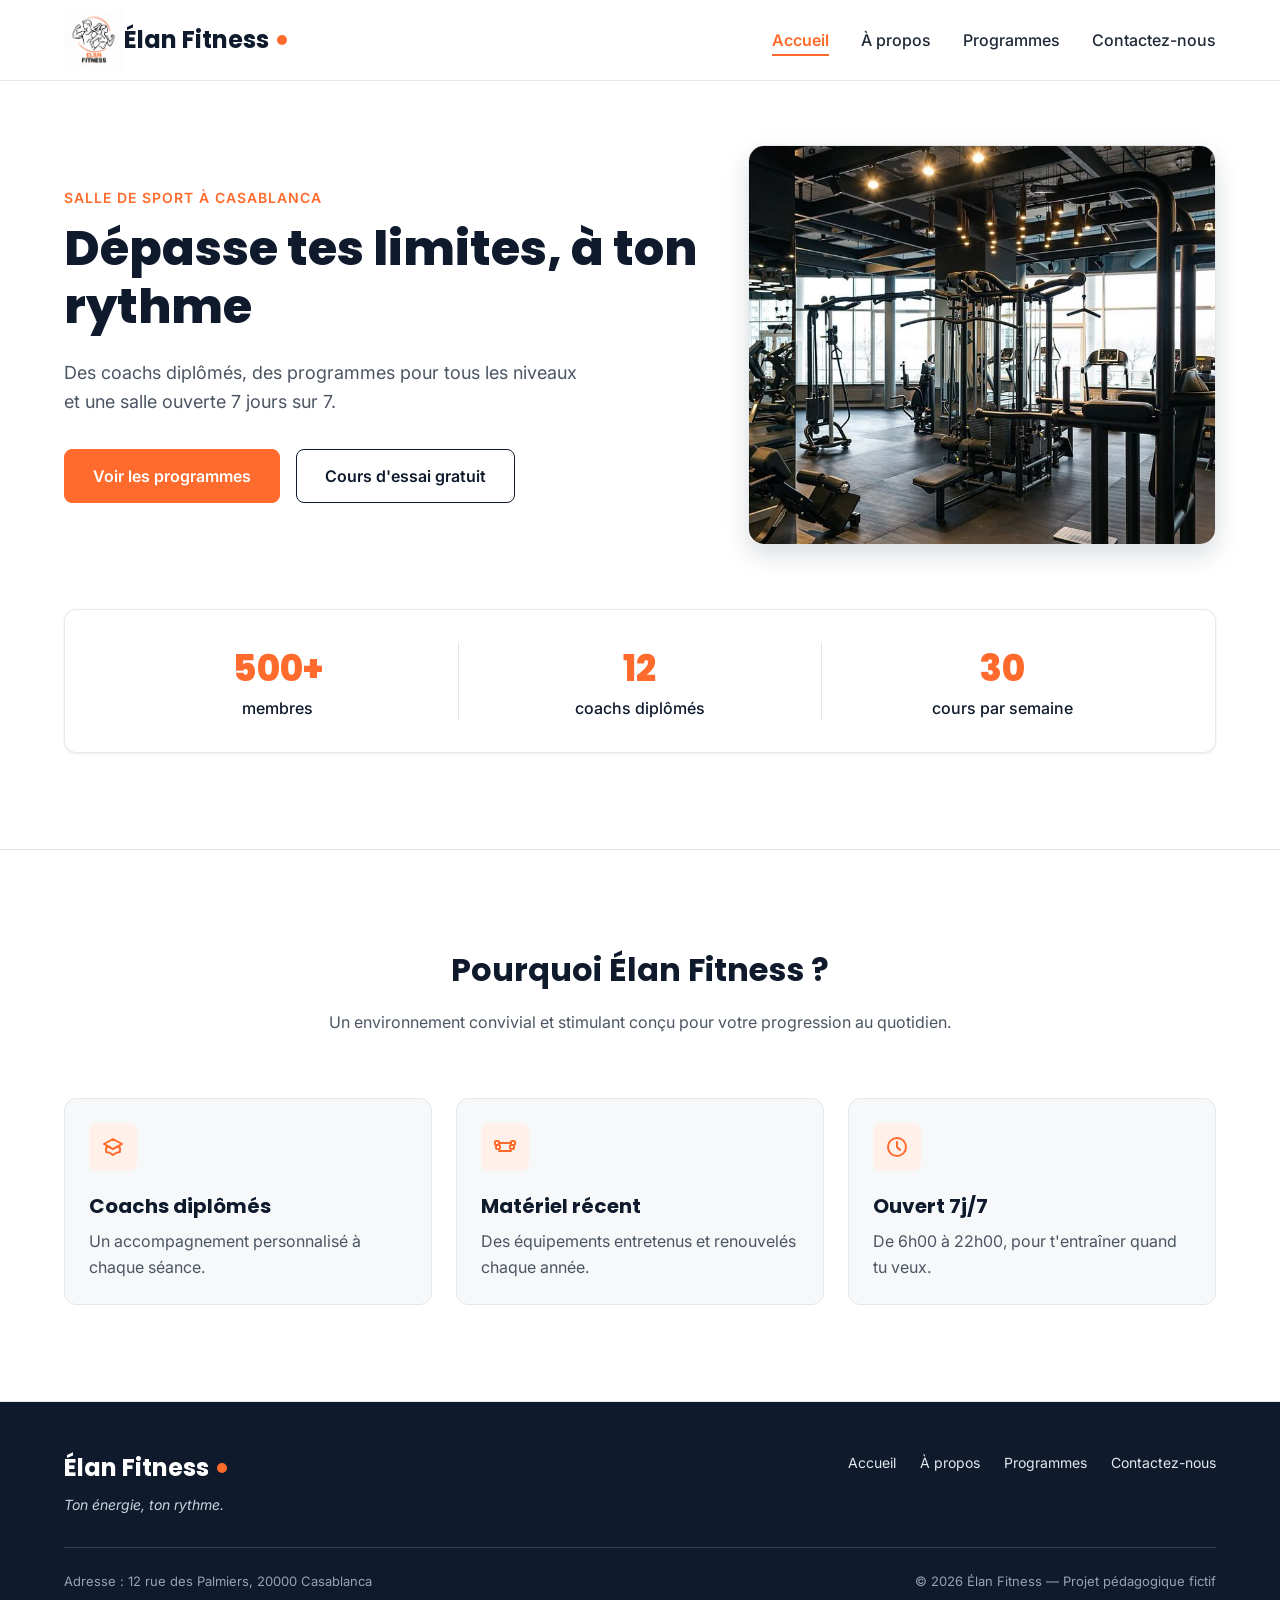
<file: index.html>
<!DOCTYPE html>
<html lang="fr">
<head>
  <meta charset="UTF-8">
  <meta name="viewport" content="width=device-width, initial-scale=1.0">
  <meta name="description" content="Élan Fitness, salle de sport à Casablanca : musculation, yoga, cardio et boxe fitness avec des coachs diplômés. Réservez votre cours d'essai gratuit.">
  <title>Élan Fitness | Salle de sport à Casablanca</title>

  <link rel="preconnect" href="https://fonts.googleapis.com">
  <link rel="preconnect" href="https://fonts.gstatic.com" crossorigin>
  <link href="https://fonts.googleapis.com/css2?family=Inter:wght@400;500;600&family=Poppins:wght@600;700;800&display=swap" rel="stylesheet">

  <link rel="stylesheet" href="style.css">
</head>

<body>

  <header class="en-tete">
    <div class="conteneur en-tete-contenu">
      <a href="index.html" class="logo"><img src="img/fitnessLogo.jpg" alt="logo" width="60px">Élan Fitness</a>

      <nav aria-label="Navigation principale">
        <ul class="menu">
          <li><a href="index.html" class="lien-actif">Accueil</a></li>
          <li><a href="propos.html">À propos</a></li>
          <li><a href="programmes.html">Programmes</a></li>
          <li><a href="contact.html">Contactez-nous</a></li>
        </ul>
      </nav>
    </div>
  </header>

  <main>

    <section id="accueil" class="hero">
      <div class="conteneur">

        <div class="hero-contenu">
          <div class="hero-texte">
            <p class="sur-titre">Salle de sport à Casablanca</p>
            <h1>Dépasse tes limites, à ton rythme</h1>
            <p class="hero-description">
              Des coachs diplômés, des programmes pour tous les niveaux et une salle ouverte 7 jours sur 7.
            </p>
            <div class="boutons">
              <a href="programmes.html" class="bouton bouton-principal">Voir les programmes</a>
              <a href="contact.html" class="bouton bouton-secondaire">Cours d'essai gratuit</a>
            </div>
          </div>

          <img class="hero-image" src="img/img01.jpg" alt="Des personnes s'entraînent dans une salle de sport lumineuse à Casablanca">
        </div>

        <div class="chiffres">
          <div class="chiffre">
            <p class="chiffre-nombre">500+</p>
            <p>membres</p>
          </div>
          <div class="chiffre">
            <p class="chiffre-nombre">12</p>
            <p>coachs diplômés</p>
          </div>
          <div class="chiffre">
            <p class="chiffre-nombre">30</p>
            <p>cours par semaine</p>
          </div>
        </div>

      </div>
    </section>

    <section class="section section-blanche">
      <div class="conteneur">

        <div class="section-titre">
          <h2>Pourquoi Élan Fitness ?</h2>
          <p>Un environnement convivial et stimulant conçu pour votre progression au quotidien.</p>
        </div>

        <div class="cartes">
          <article class="carte carte-avantage">
            <div class="icone"><img src="img/icone-coach.svg" alt=""></div>
            <h3>Coachs diplômés</h3>
            <p>Un accompagnement personnalisé à chaque séance.</p>
          </article>

          <article class="carte carte-avantage">
            <div class="icone"><img src="img/icone-materiel.svg" alt=""></div>
            <h3>Matériel récent</h3>
            <p>Des équipements entretenus et renouvelés chaque année.</p>
          </article>

          <article class="carte carte-avantage">
            <div class="icone"><img src="img/icone-horloge.svg" alt=""></div>
            <h3>Ouvert 7j/7</h3>
            <p>De 6h00 à 22h00, pour t'entraîner quand tu veux.</p>
          </article>
        </div>

      </div>
    </section>

  </main>

  <footer class="pied-de-page">
    <div class="conteneur">

      <div class="pied-haut">
        <div>
          <p class="logo logo-clair">Élan Fitness</p>
          <p class="slogan">Ton énergie, ton rythme.</p>
        </div>

        <nav aria-label="Navigation du pied de page">
          <ul class="menu menu-pied">
            <li><a href="index.html">Accueil</a></li>
            <li><a href="propos.html">À propos</a></li>
            <li><a href="programmes.html">Programmes</a></li>
            <li><a href="contact.html">Contactez-nous</a></li>
          </ul>
        </nav>
      </div>

      <div class="pied-bas">
        <p>Adresse : 12 rue des Palmiers, 20000 Casablanca</p>
        <p>&copy; 2026 Élan Fitness — Projet pédagogique fictif</p>
      </div>

    </div>
  </footer>

</body>
</html>
</file>
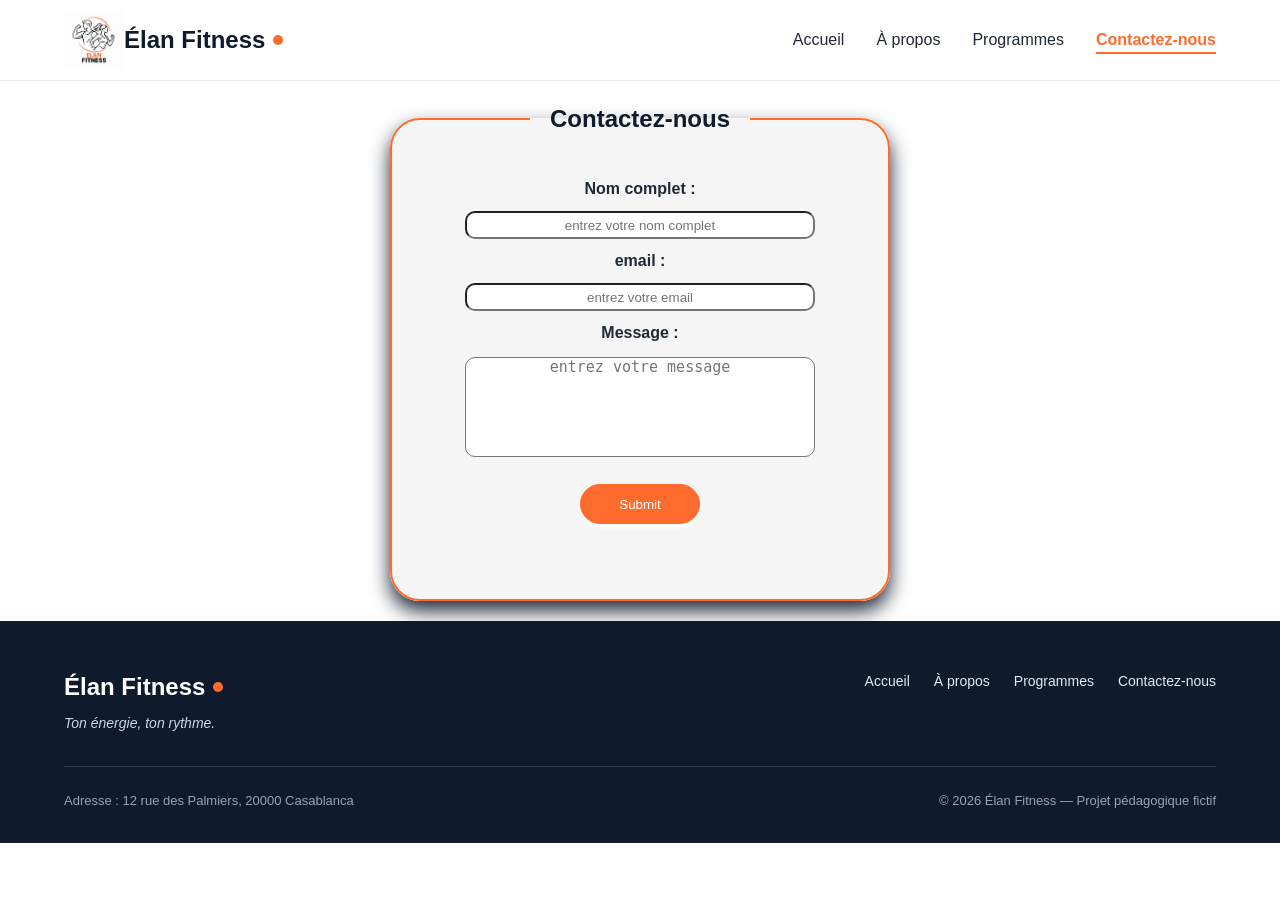
<file: contact.html>
<!DOCTYPE html>
<html lang="en">

<head>
    <meta charset="UTF-8">
    <meta name="viewport" content="width=device-width, initial-scale=1.0">
    <title>Document</title>
    <link rel="stylesheet" href="style2.css">
    <link rel="stylesheet" href="style.css">
</head>

<body>
    <header class="en-tete">
        <div class="conteneur en-tete-contenu">
            <a href="index.html" class="logo"><img src="img/fitnessLogo.jpg" alt="logo" width="60px">Élan Fitness</a>

            <nav aria-label="Navigation principale">
                <ul class="menu">
                    <li><a href="index.html">Accueil</a></li>
                    <li><a href="propos.html">À propos</a></li>
                    <li><a href="programmes.html">Programmes</a></li>
                    <li><a href="contact.html" class="lien-actif">Contactez-nous</a></li>
                </ul>
            </nav>
        </div>
    </header>

    <section>
        <form>
            <fieldset>
                <legend id="title">
                    <h1>Contactez-nous</h1>
                </legend>
                <div class="content">
                    <label for="name" class="title_input">Nom complet :</label><br>
                    <input type="name" id="name" name="name" placeholder="entrez votre nom complet">
                </div>
                <div class="content">
                    <label for="email" class="title_input">email :</label><br>
                    <input type="email" id="email" name="email" placeholder="entrez votre email">
                </div>
                <div class="content">
                    <label for="message" class="title_input">Message :</label><br>
                    <textarea name="message" id="message" placeholder="entrez votre message"></textarea>
                </div>
                <button type="submit" class="bouton-principal">Submit</button>
            </fieldset>
        </form>
    </section>
    <footer class="pied-de-page">
        <div class="conteneur">

            <div class="pied-haut">
                <div>
                    <p class="logo logo-clair">Élan Fitness</p>
                    <p class="slogan">Ton énergie, ton rythme.</p>
                </div>

                <nav aria-label="Navigation du pied de page">
                    <ul class="menu menu-pied">
                        <li><a href="index.html">Accueil</a></li>
                        <li><a href="propos.html">À propos</a></li>
                        <li><a href="programmes.html">Programmes</a></li>
                        <li><a href="contact.html">Contactez-nous</a></li>
                    </ul>
                </nav>
            </div>

            <div class="pied-bas">
                <p>Adresse : 12 rue des Palmiers, 20000 Casablanca</p>
                <p>&copy; 2026 Élan Fitness — Projet pédagogique fictif</p>
            </div>

        </div>
    </footer>
</body>

</html>
</file>
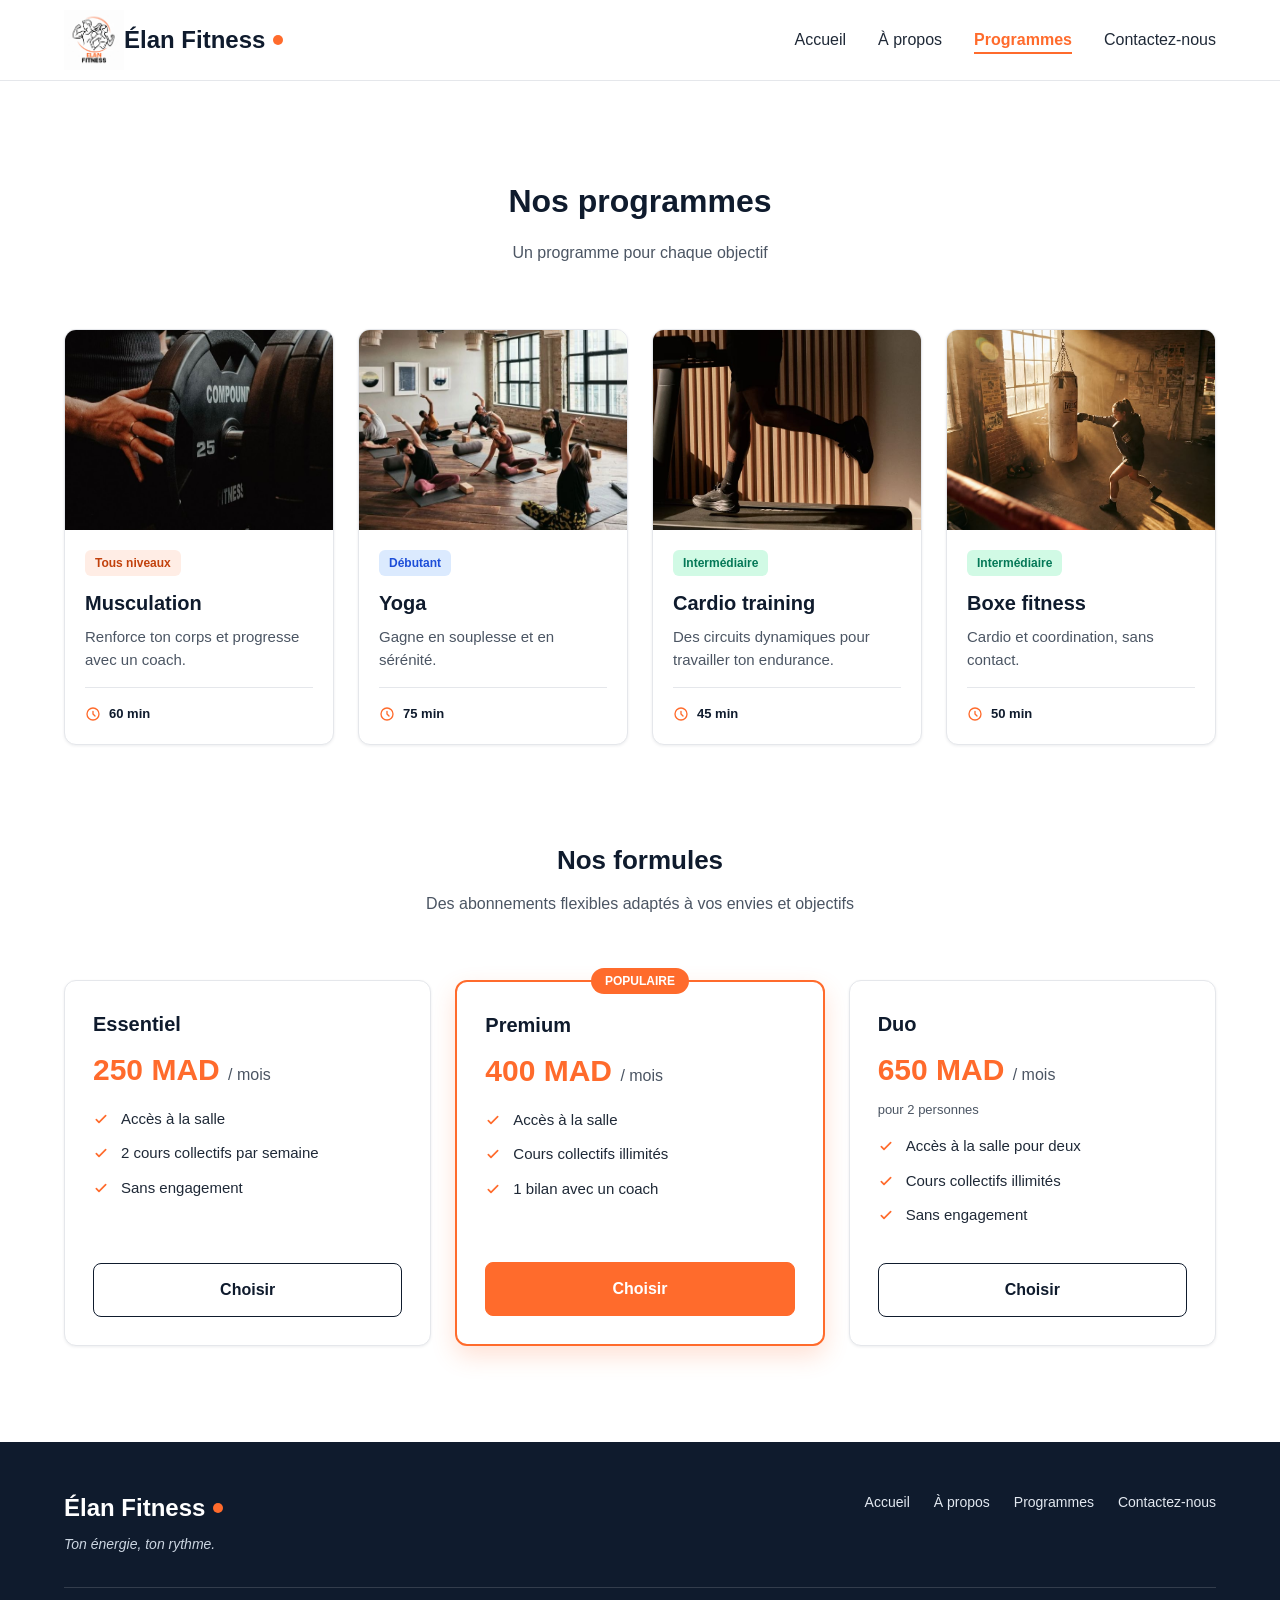
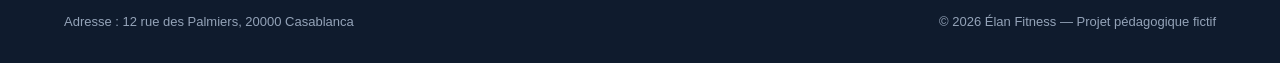
<file: programmes.html>
<!DOCTYPE html>
<html lang="en">

<head>
    <meta charset="UTF-8">
    <meta name="viewport" content="width=device-width, initial-scale=1.0">
    <title>Document</title>
    <link rel="stylesheet" href="style.css">
</head>

<body>
    <header class="en-tete">
        <div class="conteneur en-tete-contenu">
            <a href="index.html" class="logo"><img src="img/fitnessLogo.jpg" alt="logo" width="60px">Élan Fitness</a>


            <nav aria-label="Navigation principale">
                <ul class="menu">
                    <li><a href="index.html">Accueil</a></li>
                    <li><a href="propos.html">À propos</a></li>
                    <li><a href="programmes.html" class="lien-actif">Programmes</a></li>
                    <li><a href="contact.html">Contactez-nous</a></li>
                </ul>
            </nav>
        </div>
    </header>
    <section id="programmes" class="section">
        <div class="conteneur">

            <div class="section-titre">
                <h2>Nos programmes</h2>
                <p>Un programme pour chaque objectif</p>
            </div>

            <div class="cartes">

                <article class="carte carte-programme">
                    <img src="img/musculation.jpg" alt="Une sportive soulève des haltères dans l'espace musculation">
                    <div class="programme-corps">
                        <span class="etiquette etiquette-orange">Tous niveaux</span>
                        <h3>Musculation</h3>
                        <p>Renforce ton corps et progresse avec un coach.</p>
                        <p class="duree"><img src="img/icone-duree.svg" alt="">60 min</p>
                    </div>
                </article>

                <article class="carte carte-programme">
                    <img src="img/yoga.jpg" alt="Un groupe pratique le yoga sur des tapis dans une salle lumineuse">
                    <div class="programme-corps">
                        <span class="etiquette etiquette-bleue">Débutant</span>
                        <h3>Yoga</h3>
                        <p>Gagne en souplesse et en sérénité.</p>
                        <p class="duree"><img src="img/icone-duree.svg" alt="">75 min</p>
                    </div>
                </article>

                <article class="carte carte-programme">
                    <img src="img/cardio.jpg"
                        alt="Des sportifs suivent un circuit de cardio training avec des kettlebells">
                    <div class="programme-corps">
                        <span class="etiquette etiquette-verte">Intermédiaire</span>
                        <h3>Cardio training</h3>
                        <p>Des circuits dynamiques pour travailler ton endurance.</p>
                        <p class="duree"><img src="img/icone-duree.svg" alt="">45 min</p>
                    </div>
                </article>

                <article class="carte carte-programme">
                    <img src="img/boxe.jpg" alt="Une sportive frappe un sac de frappe pendant un cours de boxe fitness">
                    <div class="programme-corps">
                        <span class="etiquette etiquette-verte">Intermédiaire</span>
                        <h3>Boxe fitness</h3>
                        <p>Cardio et coordination, sans contact.</p>
                        <p class="duree"><img src="img/icone-duree.svg" alt="">50 min</p>
                    </div>
                </article>

            </div>

            <div class="formules">

                <div class="section-titre">
                    <h3>Nos formules</h3>
                    <p>Des abonnements flexibles adaptés à vos envies et objectifs</p>
                </div>

                <div class="cartes">

                    <article class="carte formule">
                        <h4>Essentiel</h4>
                        <p class="prix">250 MAD <span>/ mois</span></p>
                        <ul class="formule-liste">
                            <li>Accès à la salle</li>
                            <li>2 cours collectifs par semaine</li>
                            <li>Sans engagement</li>
                        </ul>
                        <a href="contact.html" class="bouton bouton-secondaire">Choisir</a>
                    </article>

                    <article class="carte formule formule-populaire">
                        <p class="badge-populaire">Populaire</p>
                        <h4>Premium</h4>
                        <p class="prix">400 MAD <span>/ mois</span></p>
                        <ul class="formule-liste">
                            <li>Accès à la salle</li>
                            <li>Cours collectifs illimités</li>
                            <li>1 bilan avec un coach</li>
                        </ul>
                        <a href="contact.html" class="bouton bouton-principal">Choisir</a>
                    </article>

                    <article class="carte formule">
                        <h4>Duo</h4>
                        <p class="prix">650 MAD <span>/ mois</span></p>
                        <p class="prix-note">pour 2 personnes</p>
                        <ul class="formule-liste">
                            <li>Accès à la salle pour deux</li>
                            <li>Cours collectifs illimités</li>
                            <li>Sans engagement</li>
                        </ul>
                        <a href="contact.html" class="bouton bouton-secondaire">Choisir</a>
                    </article>

                </div>
            </div>

        </div>
    </section>
    <footer class="pied-de-page">
        <div class="conteneur">

            <div class="pied-haut">
                <div>
                    <p class="logo logo-clair">Élan Fitness</p>
                    <p class="slogan">Ton énergie, ton rythme.</p>
                </div>

                <nav aria-label="Navigation du pied de page">
                    <ul class="menu menu-pied">
                        <li><a href="index.html">Accueil</a></li>
                        <li><a href="propos.html">À propos</a></li>
                        <li><a href="programmes.html">Programmes</a></li>
                        <li><a href="contact.html">Contactez-nous</a></li>
                    </ul>
                </nav>
            </div>

            <div class="pied-bas">
                <p>Adresse : 12 rue des Palmiers, 20000 Casablanca</p>
                <p>&copy; 2026 Élan Fitness — Projet pédagogique fictif</p>
            </div>

        </div>
    </footer>
</body>

</html>
</file>
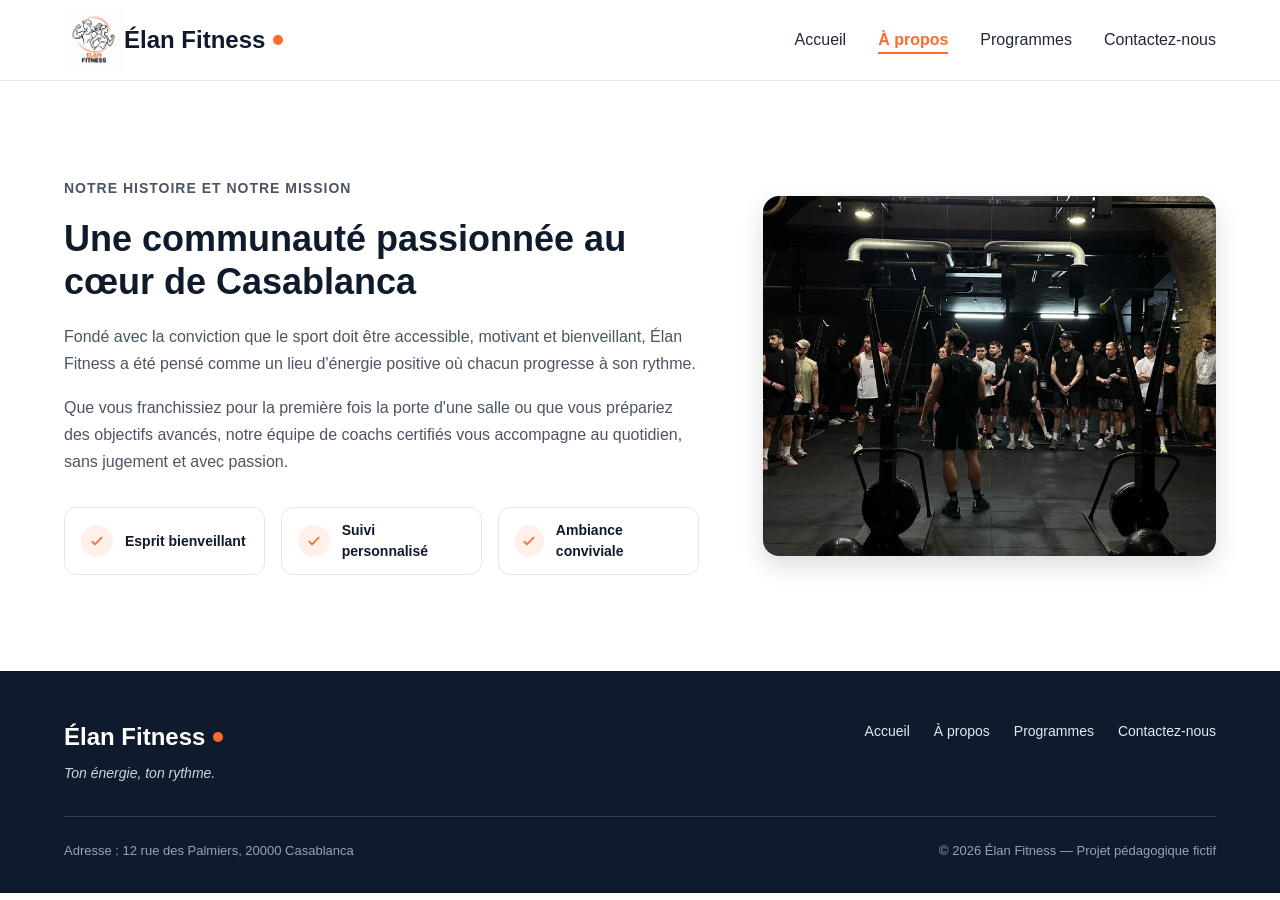
<file: propos.html>
<!DOCTYPE html>
<html lang="en">

<head>
    <meta charset="UTF-8">
    <meta name="viewport" content="width=device-width, initial-scale=1.0">
    <title>Document</title>
    <link rel="stylesheet" href="style.css">
</head>

<body>
    <header class="en-tete">
        <div class="conteneur en-tete-contenu">
            <a href="index.html" class="logo"><img src="img/fitnessLogo.jpg" alt="logo" width="60px">Élan Fitness</a>

            <nav aria-label="Navigation principale">
                <ul class="menu">
                    <li><a href="index.html">Accueil</a></li>
                    <li><a href="propos.html" class="lien-actif">À propos</a></li>
                    <li><a href="programmes.html">Programmes</a></li>
                    <li><a href="contact.html">Contactez-nous</a></li>
                </ul>
            </nav>
        </div>
    </header>

    <section id="a-propos" class="section">
        <div class="conteneur apropos-contenu">

            <div class="apropos-texte">
                <p class="sur-titre">Notre histoire et notre mission</p>
                <h2>Une communauté passionnée au cœur de Casablanca</h2>
                <p>
                    Fondé avec la conviction que le sport doit être accessible, motivant et bienveillant,
                    Élan Fitness a été pensé comme un lieu d'énergie positive où chacun progresse à son rythme.
                </p>
                <p>
                    Que vous franchissiez pour la première fois la porte d'une salle ou que vous prépariez des
                    objectifs avancés, notre équipe de coachs certifiés vous accompagne au quotidien, sans
                    jugement et avec passion.
                </p>

                <ul class="valeurs">
                    <li class="valeur">
                        <div class="icone icone-petite"><img src="img/icone-check.svg" alt=""></div>
                        <span>Esprit bienveillant</span>
                    </li>
                    <li class="valeur">
                        <div class="icone icone-petite"><img src="img/icone-check.svg" alt=""></div>
                        <span>Suivi personnalisé</span>
                    </li>
                    <li class="valeur">
                        <div class="icone icone-petite"><img src="img/icone-check.svg" alt=""></div>
                        <span>Ambiance conviviale</span>
                    </li>
                </ul>
            </div>

            <img class="apropos-image" src="img/img02.jpg"
                alt="L'équipe de coachs d'Élan Fitness réunie dans la salle">

        </div>
    </section>
    <footer class="pied-de-page">
        <div class="conteneur">

            <div class="pied-haut">
                <div>
                    <p class="logo logo-clair">Élan Fitness</p>
                    <p class="slogan">Ton énergie, ton rythme.</p>
                </div>

                <nav aria-label="Navigation du pied de page">
                    <ul class="menu menu-pied">
                        <li><a href="index.html">Accueil</a></li>
                        <li><a href="propos.html">À propos</a></li>
                        <li><a href="programmes.html">Programmes</a></li>
                        <li><a href="contact.html">Contactez-nous</a></li>
                    </ul>
                </nav>
            </div>

            <div class="pied-bas">
                <p>Adresse : 12 rue des Palmiers, 20000 Casablanca</p>
                <p>&copy; 2026 Élan Fitness — Projet pédagogique fictif</p>
            </div>

        </div>
    </footer>

</body>

</html>
</file>
<file: style.css>
* {
  box-sizing: border-box;
  margin: 0;
  padding: 0;
}

html {
  scroll-behavior: smooth;
}

body {
  font-family: 'Inter', Arial, sans-serif;
  font-size: 16px;
  line-height: 1.5;
  color: #1F2937;
}

h1, h2, h3, h4 {
  font-family: 'Poppins', Arial, sans-serif;
  color: #0F1B2D;
}

a {
  color: inherit;
  text-decoration: none;
}

ul {
  list-style: none;
}

img {
  display: block;
  max-width: 100%;
}

a:focus-visible,
button:focus-visible {
  outline: 3px solid #FF6B2C;
  outline-offset: 2px;
}

.conteneur {
  width: 100%;
  max-width: 1200px;
  margin: 0 auto;
  padding: 0 24px;
}

.section {
  padding: 96px 0;
}

.section-blanche {
  background-color: #FFFFFF;
  border-top: 1px solid #E5E7EB;
  border-bottom: 1px solid #E5E7EB;
}

.section-titre {
  max-width: 640px;
  margin: 0 auto 64px;
  text-align: center;
}

.section-titre h2 {
  font-size: 32px;
  margin-bottom: 16px;
}

.section-titre h3 {
  font-size: 26px;
  margin-bottom: 12px;
}

.section-titre p {
  color: #4B5563;
}

.sur-titre {
  font-size: 14px;
  font-weight: 600;
  color: #FF6B2C;
  text-transform: uppercase;
  letter-spacing: 1px;
  margin-bottom: 12px;
}

.bouton {
  display: inline-block;
  padding: 14px 28px;
  border-radius: 8px;
  font-size: 16px;
  font-weight: 600;
  text-align: center;
  cursor: pointer;
}

.bouton-principal {
  background-color: #FF6B2C;
  border: 1px solid #FF6B2C;
  color: #FFFFFF;
}

.bouton-principal:hover {
  background-color: #F05817;
}

.bouton-secondaire {
  background-color: #FFFFFF;
  border: 1px solid #0F1B2D;
  color: #0F1B2D;
}

.bouton-secondaire:hover {
  background-color: #F3F4F6;
}

.cartes {
  display: flex;
  gap: 24px;
}

.carte {
  flex: 1;
  background-color: #FFFFFF;
  border: 1px solid #E5E7EB;
  border-radius: 12px;
  box-shadow: 0 1px 3px rgba(15, 27, 45, 0.08);
}

.icone {
  width: 48px;
  height: 48px;
  background-color: #FFF0EA;
  border-radius: 8px;
  display: flex;
  align-items: center;
  justify-content: center;
}

.icone img {
  width: 24px;
  height: 24px;
}

.icone-petite {
  width: 32px;
  height: 32px;
  border-radius: 50%;
}

.icone-petite img {
  width: 16px;
  height: 16px;
}

.en-tete {
  position: sticky;
  top: 0;
  z-index: 10;
  background-color: #FFFFFF;
  border-bottom: 1px solid #E5E7EB;
}

.en-tete-contenu {
  height: 80px;
  display: flex;
  align-items: center;
  justify-content: space-between;
}

.logo {
  display: flex;
  align-items: center;
  font-family: 'Poppins', Arial, sans-serif;
  font-size: 24px;
  font-weight: 700;
  color: #0F1B2D;
}

.logo::after {
  content: "";
  width: 10px;
  height: 10px;
  margin-left: 8px;
  background-color: #FF6B2C;
  border-radius: 50%;
}

.menu {
  display: flex;
  gap: 32px;
}

.menu a {
  font-weight: 500;
  padding-bottom: 4px;
  border-bottom: 2px solid transparent;
}

.menu a:hover {
  color: #FF6B2C;
}

.menu .lien-actif {
  color: #FF6B2C;
  font-weight: 600;
  border-bottom-color: #FF6B2C;
}

.hero {
  padding: 64px 0 96px;
}

.hero-contenu {
  display: flex;
  align-items: center;
  gap: 32px;
}

.hero-texte {
  flex: 7;
}

.hero-texte h1 {
  font-size: 48px;
  font-weight: 800;
  line-height: 1.2;
  margin-bottom: 24px;
}

.hero-description {
  max-width: 520px;
  font-size: 18px;
  line-height: 1.6;
  color: #4B5563;
  margin-bottom: 32px;
}

.boutons {
  display: flex;
  flex-wrap: wrap;
  gap: 16px;
}

.hero-image {
  flex: 5;
  min-width: 0;
  height: 400px;
  object-fit: cover;
  border-radius: 16px;
  border: 1px solid #E5E7EB;
  box-shadow: 0 10px 25px rgba(15, 27, 45, 0.15);
}

.chiffres {
  display: flex;
  margin-top: 64px;
  padding: 32px;
  background-color: #FFFFFF;
  border: 1px solid #E5E7EB;
  border-radius: 12px;
  box-shadow: 0 1px 3px rgba(15, 27, 45, 0.08);
}

.chiffre {
  flex: 1;
  text-align: center;
  font-weight: 500;
  color: #0F1B2D;
}

.chiffre + .chiffre {
  border-left: 1px solid #E5E7EB;
}

.chiffre-nombre {
  font-family: 'Poppins', Arial, sans-serif;
  font-size: 36px;
  font-weight: 800;
  color: #FF6B2C;
}

.carte-avantage {
  padding: 24px;
  background-color: #F7F8FA;
  box-shadow: none;
}

.carte-avantage .icone {
  margin-bottom: 20px;
}

.carte-avantage h3 {
  font-size: 20px;
  margin-bottom: 8px;
}

.carte-avantage p {
  color: #4B5563;
  line-height: 1.6;
}

.apropos-contenu {
  display: flex;
  align-items: center;
  gap: 64px;
}

.apropos-texte {
  flex: 7;
}

.apropos-texte h2 {
  font-size: 36px;
  line-height: 1.2;
  margin-bottom: 20px;
}

.apropos-texte p {
  color: #4B5563;
  line-height: 1.7;
  margin-bottom: 16px;
}

.valeurs {
  display: flex;
  gap: 16px;
  margin-top: 32px;
}

.valeur {
  flex: 1;
  display: flex;
  align-items: center;
  gap: 12px;
  padding: 12px 16px;
  background-color: #FFFFFF;
  border: 1px solid #E5E7EB;
  border-radius: 12px;
  font-family: 'Poppins', Arial, sans-serif;
  font-size: 14px;
  font-weight: 600;
  color: #0F1B2D;
}

.apropos-image {
  flex: 5;
  min-width: 0;
  height: 360px;
  object-fit: cover;
  border-radius: 16px;
  box-shadow: 0 10px 25px rgba(15, 27, 45, 0.15);
}

.carte-programme {
  display: flex;
  flex-direction: column;
  overflow: hidden;
}

.carte-programme > img {
  width: 100%;
  height: 200px;
  object-fit: cover;
}

.programme-corps {
  flex: 1;
  display: flex;
  flex-direction: column;
  padding: 20px;
}

.programme-corps h3 {
  font-size: 20px;
  margin-bottom: 8px;
}

.programme-corps p {
  font-size: 15px;
  color: #4B5563;
}

.etiquette {
  align-self: flex-start;
  padding: 4px 10px;
  margin-bottom: 12px;
  border-radius: 6px;
  font-size: 12px;
  font-weight: 600;
}

.etiquette-orange {
  background-color: #FFEDE5;
  color: #C2410C;
}

.etiquette-bleue {
  background-color: #DBEAFE;
  color: #1D4ED8;
}

.etiquette-verte {
  background-color: #D1FAE5;
  color: #047857;
}

.programme-corps .duree {
  display: flex;
  align-items: center;
  gap: 8px;
  margin-top: auto;
  padding-top: 16px;
  border-top: 1px solid #E5E7EB;
  font-size: 13px;
  font-weight: 600;
  color: #0F1B2D;
}

.programme-corps h3 + p {
  margin-bottom: 16px;
}

.duree img {
  width: 16px;
  height: 16px;
}

.formules {
  margin-top: 96px;
}

.formule {
  position: relative;
  display: flex;
  flex-direction: column;
  padding: 28px;
}

.formule h4 {
  font-size: 20px;
}

.prix {
  margin: 8px 0 16px;
  font-family: 'Poppins', Arial, sans-serif;
  font-size: 30px;
  font-weight: 800;
  color: #FF6B2C;
}

.prix span {
  font-family: 'Inter', Arial, sans-serif;
  font-size: 16px;
  font-weight: 500;
  color: #4B5563;
}

.prix-note {
  margin: -8px 0 16px;
  font-size: 13px;
  color: #4B5563;
}

.formule-liste {
  flex: 1;
  margin-bottom: 24px;
}

.formule-liste li {
  padding-left: 28px;
  margin-bottom: 12px;
  font-size: 15px;
  background-image: url('img/icone-check.svg');
  background-repeat: no-repeat;
  background-position: left center;
  background-size: 16px;
}

.formule .bouton {
  display: block;
}

.formule-populaire {
  border: 2px solid #FF6B2C;
  box-shadow: 0 10px 25px rgba(255, 107, 44, 0.2);
}

.badge-populaire {
  position: absolute;
  top: -14px;
  left: 50%;
  transform: translateX(-50%);
  padding: 4px 14px;
  background-color: #FF6B2C;
  border-radius: 999px;
  font-size: 12px;
  font-weight: 700;
  text-transform: uppercase;
  color: #FFFFFF;
}

.pied-de-page {
  padding: 48px 0 32px;
  background-color: #0F1B2D;
  color: #FFFFFF;
}

.pied-haut {
  display: flex;
  justify-content: space-between;
  align-items: flex-start;
  padding-bottom: 32px;
  border-bottom: 1px solid rgba(255, 255, 255, 0.15);
}

.logo-clair {
  color: #FFFFFF;
}

.slogan {
  margin-top: 8px;
  font-size: 14px;
  font-style: italic;
  color: #CBD5E1;
}

.menu-pied {
  gap: 24px;
}

.menu-pied a {
  font-size: 14px;
  font-weight: 400;
  color: #E2E8F0;
}

.pied-bas {
  display: flex;
  justify-content: space-between;
  margin-top: 24px;
  font-size: 13px;
  color: #94A3B8;
}

@media (max-width: 676px) {
  .conteneur {
    padding-inline: 16px;
  }

  .section {
    padding-block: 40px;
  }

  .section-titre {
    margin-bottom: 32px;
  }

  .section-titre h2,
  .apropos-texte h2 {
    font-size: 22px;
    line-height: 1.3;
  }

  .section-titre h3 {
    font-size: 19px;
  }

  .sur-titre {
    font-size: 11px;
  }

  .bouton {
    padding: 10px 16px;
    font-size: 14px;
  }

  .cartes {
    flex-direction: column;
    gap: 16px;
  }

  .en-tete-contenu {
    min-height: 64px;
    height: auto;
    gap: 12px;
    flex-wrap: wrap;
    padding-block: 12px;
  }

  .logo {
    font-size: 20px;
  }

  .menu {
    gap: 12px;
    flex-wrap: wrap;
  }

  .menu a {
    font-size: 13px;
  }

  .hero {
    padding: 40px 0;
  }

  .hero-contenu {
    flex-direction: column;
    align-items: stretch;
    gap: 24px;
  }

  .hero-texte h1 {
    font-size: clamp(26px, 7vw, 36px);
    line-height: 1.2;
    margin-bottom: 16px;
  }

  .hero-description {
    font-size: 15px;
    margin-bottom: 24px;
  }

  .boutons {
    gap: 10px;
  }

  .hero-image {
    width: 100%;
    height: auto;
    max-height: 320px;
    aspect-ratio: 4 / 3;
  }

  .chiffres {
    flex-wrap: wrap;
    gap: 16px 0;
    margin-top: 32px;
    padding: 16px 8px;
  }

  .chiffre {
    flex: 1 1 50%;
    font-size: 12px;
  }

  .chiffre + .chiffre {
    border-left: 0;
  }

  .chiffre-nombre {
    font-size: 25px;
  }

  .carte-avantage {
    padding: 20px;
  }

  .carte-avantage h3 {
    font-size: 18px;
  }

  .apropos-contenu {
    flex-direction: column;
    align-items: stretch;
    gap: 24px;
  }

  .apropos-texte h2 {
    margin-bottom: 16px;
  }

  .apropos-texte p {
    font-size: 15px;
  }

  .valeurs {
    flex-wrap: wrap;
    gap: 10px;
    margin-top: 24px;
  }

  .valeur {
    flex: 1 1 100%;
    padding: 12px;
    font-size: 13px;
  }

  .apropos-image {
    width: 100%;
    height: auto;
    max-height: 320px;
    margin-top: 0;
    aspect-ratio: 4 / 3;
  }

  .carte-programme > img {
    height: 180px;
  }

  .programme-corps {
    padding: 16px;
  }

  .programme-corps h3 {
    font-size: 18px;
  }

  .programme-corps p {
    font-size: 14px;
  }

  .etiquette {
    font-size: 11px;
  }

  .programme-corps .duree {
    font-size: 12px;
  }

  .formules {
    margin-top: 48px;
  }

  .formule {
    padding: 24px;
  }

  .formule h4 {
    font-size: 18px;
  }

  .prix {
    font-size: 26px;
  }

  .prix span {
    font-size: 14px;
  }

  .prix-note {
    font-size: 12px;
  }

  .formule-liste li {
    padding-left: 24px;
    font-size: 13px;
    background-size: 16px;
  }

  .badge-populaire {
    font-size: 10px;
  }

  .pied-de-page {
    padding: 32px 0 24px;
    margin-top: 0;
  }

  .pied-haut,
  .pied-bas {
    flex-direction: column;
    align-items: flex-start;
    gap: 16px;
  }

  .pied-haut {
    padding-bottom: 24px;
  }

  .menu-pied {
    display: flex;
    flex-wrap: wrap;
    gap: 12px;
  }

  .menu-pied a {
    font-size: 12px;
  }

  .slogan {
    font-size: 12px;
  }

  .pied-bas {
    margin-top: 20px;
    font-size: 11px;
  }
}

@media (prefers-reduced-motion: reduce) {
  html {
    scroll-behavior: auto;
  }
}
</file>
<file: style2.css>
h1{
  text-align: center;
}
#title{
    text-align: center;
    margin-bottom: 20px;
    padding-left: 20px;
    padding-right: 20px;
    border-radius: 40px;
}
.content{
    text-align: center;
}
#name{
    width: 350px;
    height: 20px;
    padding: 12px;
    margin: 6px;
    border-radius: 10px;
    text-align: center;
    margin: 10px;
}
#email{
    width: 350px;
    height: 20px;
    padding: 12px;
    margin: 6px;
    border-radius: 10px;
    text-align: center;
    margin: 10px;
}

#message{
    width: 350px;
    height: 100px;
    margin-top: 12px;
    resize: none;
    border-radius: 10px;
    text-align: center;
    font-size: 15px;
}
fieldset{
    margin: 0 auto;
    width: 500px;
    height: 500px;
    background-color: whitesmoke;
    border-radius: 30px;
    margin-top: 20px;
    margin-bottom: 20px;
    border: 2px solid;
    border-color: #FF6B2C;
    padding: 20px;
    box-shadow: 0 10px 20px 0;
}
button{
    width: 120px;
    height: 40px;
    display: block;
    margin: 20px auto 0;
    background-color: #FF6B2C;
    border-radius: 20px;
    box-shadow: 0 4px 3px;
    cursor: pointer;
}
.title_input{
    font-weight: bold;
}
@media (max-width:767px){
    h1{
  text-align: center;
}
#title{
    text-align: center;
    font-size: 10px;
    margin-bottom: 20px;
    padding-left: 20px;
    padding-right: 20px;
    border-radius: 40px;
}
.content{
    text-align: center;
}
#name{
    width: 220px;
    height: 20px;
    padding: 12px;
    margin: 6px;
    border-radius: 10px;
    text-align: center;
    margin: 10px;
}
#email{
    width: 220px;
    height: 20px;
    padding: 12px;
    margin: 6px;
    border-radius: 10px;
    text-align: center;
    margin: 10px;
}

#message{
    width: 220px;
    height: 70px;
    margin-top: 12px;
    resize: none;
    border-radius: 10px;
    text-align: center;
    font-size: 15px;
}
fieldset{
    margin: 0 auto;
    width: 300px;
    height: 450px;
    background-color: whitesmoke;
    border-radius: 30px;
    margin-top: 20px;
    margin-bottom: 80px;
    border: 2px solid;
    border-color: #FF6B2C;
    padding: 20px;
    box-shadow: 0 10px 20px 0;
}
button{
    width: 90px;
    height: 30px;
    display: block;
    margin: 20px auto 0;
    background-color: #FF6B2C;
    border-radius: 20px;
    box-shadow: 0 4px 3px;
    cursor: pointer;
}
.title_input{
    font-weight: bold;
}
}
</file>
